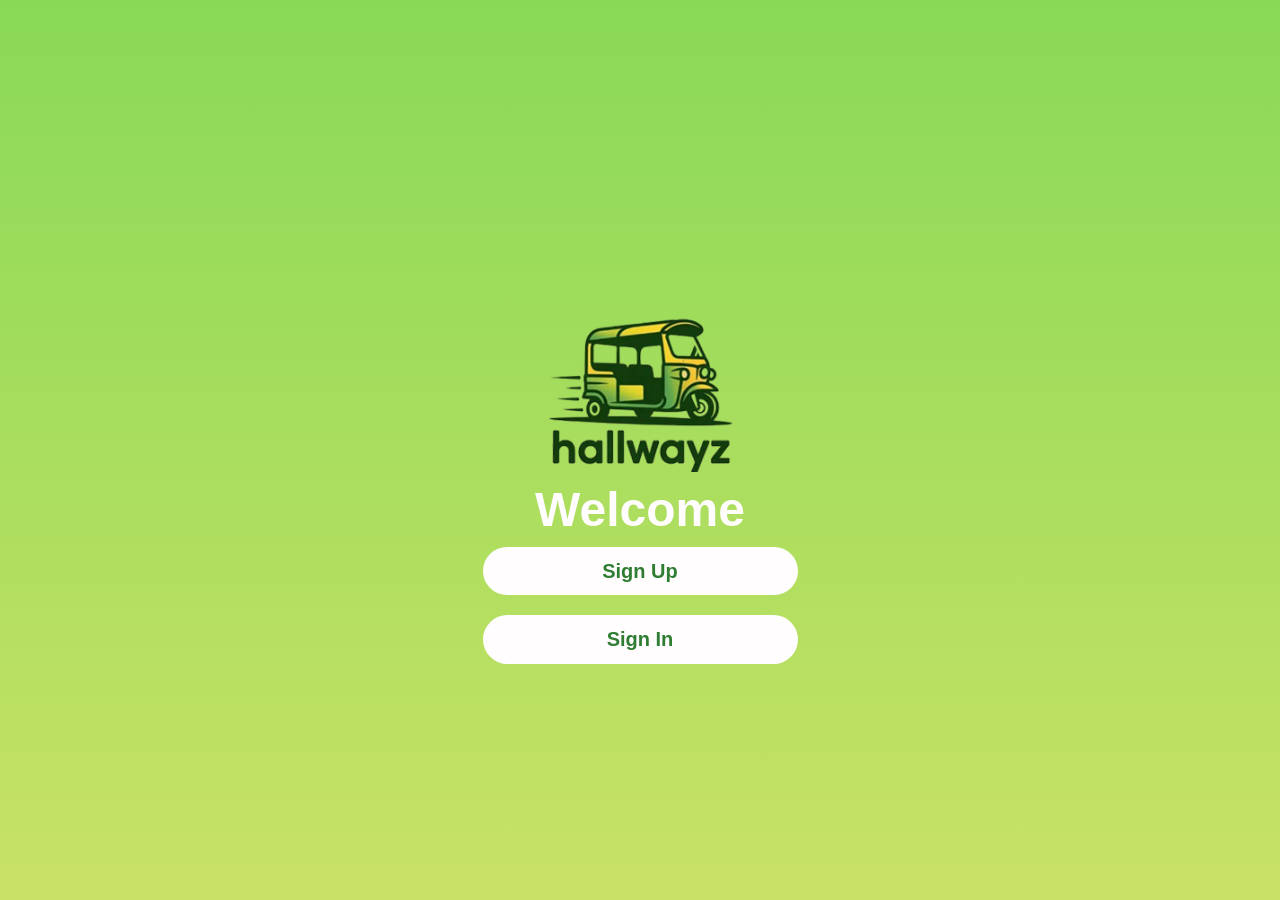
<file: index.html>
<!DOCTYPE html>
<html lang="en">
<head>
<meta charset="UTF-8">
<meta name="viewport" content="width=device-width, initial-scale=1.0">
<title>Hallwayz</title>

<link rel="stylesheet" href="style.css">
</head>

<body>

<header>
    <div class="wrapper">
        <div class="transpo-section">

            <div class="up">
                <img src="logo.png" class="logo">
            </div>

            <div class="main-container">
                <h1>Welcome</h1>

                <a href="signup.html" id="signUpBtn" class="btn btn-light">Sign Up</a> 
                <a href="signin.html" id="signInBtn" class="btn btn-dark">Sign In</a> 

            </div>

        </div>
    </div>
</header>

<script src="script.js"></script>
</body>
</html>
</file>
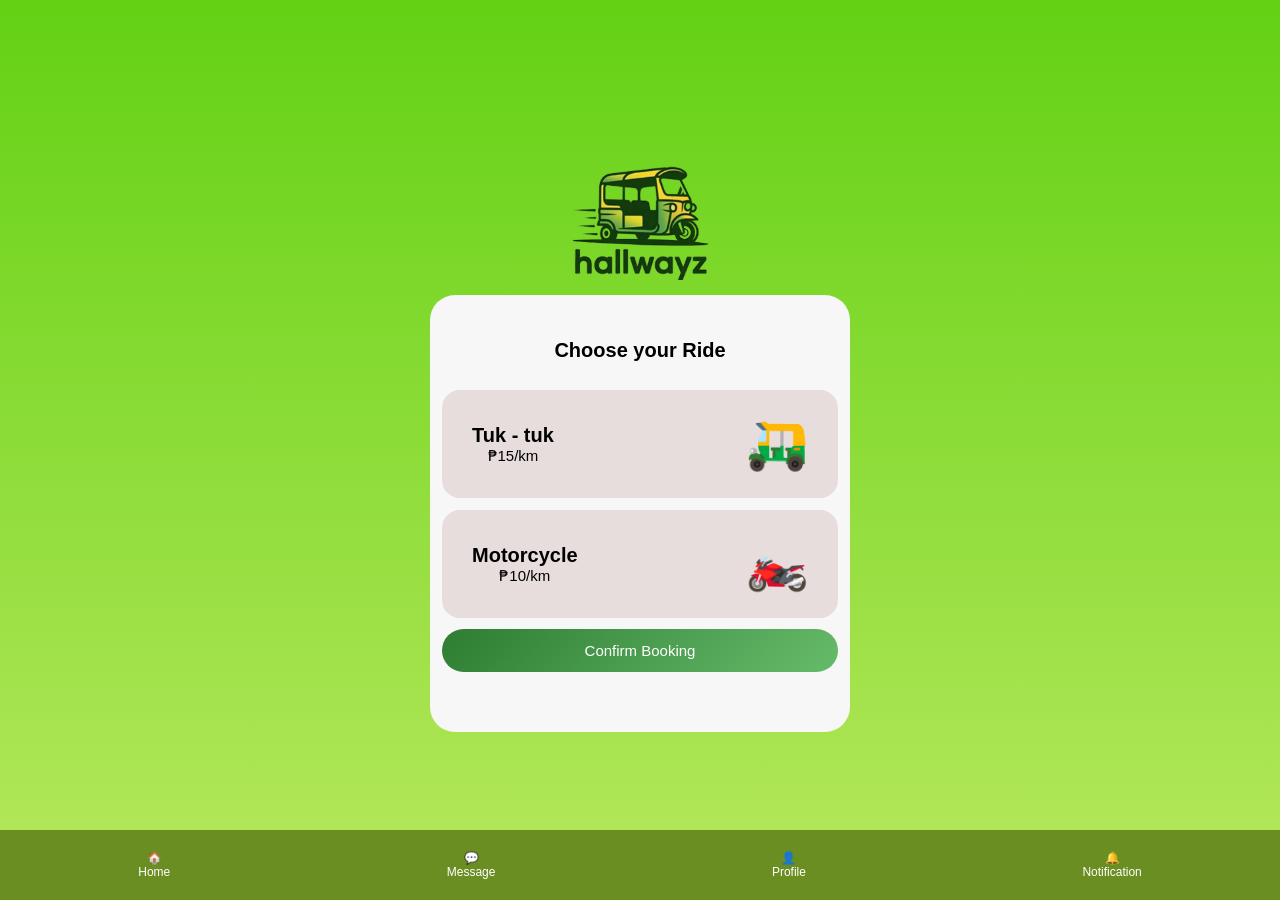
<file: booking.html>
<!DOCTYPE html>
<html lang="en">
<head>
<meta charset="UTF-8">
<meta name="viewport" content="width=device-width, initial-scale=1.0">
<title>Book Ride</title>
<link rel="stylesheet" href="style.css">

<!-- KEEP ONLY ONE SCRIPT LOAD -->
<script src="script.js"></script>
</head>

<body class="booking-page">

<!-- TOP GREEN AREA -->
<div class="booking-top">
  <img src="logo.png"
       class="booking-logo">
</div>

<!-- ================= BOOKING SECTION ================= -->
<div class="booking-container" id="bookingSection">
<br><br>
  <h2 class="choose-title">Choose your Ride</h2>

  <p id="destinationText" class="destination-text"></p><br>

  <!-- RIDE LIST -->
  <div class="ride-list">

    <!-- TUKTUK -->
    <div class="ride-card"
         id="tuktukCard"
         onclick="selectRide('Tuktuk', 15, 'tuktukCard')">

        <div class="ride-left">
          <h3>Tuk - tuk</h3>
          <p>₱15/km</p>
        </div>

        <div class="ride-right">
          🛺
        </div>
    </div>

    <!-- MOTOR -->
    <div class="ride-card"
         id="motorCard"
         onclick="selectRide('Motorcycle', 10, 'motorCard')">

        <div class="ride-left">
          <h3>Motorcycle</h3>
          <p>₱10/km</p>
        </div>

        <div class="ride-right">
          🏍️
        </div>
    </div>

  </div>

  <!-- ✅ FIXED BUTTON -->
  <button class="confirm-btn" onclick="confirmRide()">
    Confirm Booking
  </button>

</div>

<!-- ================= FARE SUMMARY ================= -->
<div class="booking-container" id="fareSummary" style="display:none;">
<br>
  <h2 class="choose-title">Ride Confirmed</h2>

  <div class="destination-text">
    <p><strong>From:</strong> <span id="fromText"></span></p>
    <p><strong>To:</strong> <span id="toText"></span></p>
    <p><strong>Distance:</strong> <span id="kmText"></span> km</p><br>
  </div>

  <div class="ride-list">
    <div class="ride-card selected">
      <div class="ride-left">
        <h3 id="rideText"></h3>
        <p>Total Fare</p>
      </div>

      <div class="ride-right">
        <h2 id="fareText">₱0</h2>
      </div>
    </div>
  </div>

<button class="done-btn" onclick="finishBooking()">
  Done
</button>
</div>

<!-- NAVIGATION -->
<div class="bottom-nav">
  <div class="nav-item" onclick="goTo('home')">🏠<p>Home</p></div>
  <div class="nav-item" onclick="goTo('message')">💬<p>Message</p></div>
  <div class="nav-item" onclick="goTo('profile')">👤<p>Profile</p></div>
  <div class="nav-item" onclick="goTo('notification')">🔔<p>Notification</p></div>
</div>

<script>
/* ================= LOAD ROUTE ================= */
const from = localStorage.getItem("fromLocation");
const to = localStorage.getItem("toLocation");
const km = localStorage.getItem("distanceKM") || 1;

if (document.getElementById("destinationText")) {
  document.getElementById("destinationText").innerHTML =
    `<strong>From:</strong> ${from}<br>
     <strong>To:</strong> ${to}<br>
     <strong>Distance:</strong> ${km} km`;
}

/* ================= RIDE SELECTION ================= */
let selectedRide = null;
let selectedPrice = 0;

function selectRide(type, rate, id) {

  document.querySelectorAll(".ride-card")
    .forEach(card => card.classList.remove("selected"));

  document.getElementById(id).classList.add("selected");

  selectedRide = type;
  selectedPrice = km * rate;
}

/* ================= FIXED CONFIRM ================= */
function confirmRide() {

  if (!selectedRide) {
    alert("Please select a ride.");
    return;
  }

  document.getElementById("fromText").innerText = from;
  document.getElementById("toText").innerText = to;
  document.getElementById("kmText").innerText = km;
  document.getElementById("rideText").innerText = selectedRide;
  document.getElementById("fareText").innerText = "₱" + selectedPrice;

  document.getElementById("bookingSection").style.display = "none";
  document.getElementById("fareSummary").style.display = "block";
}

</script>

</body>
</html>
</file>
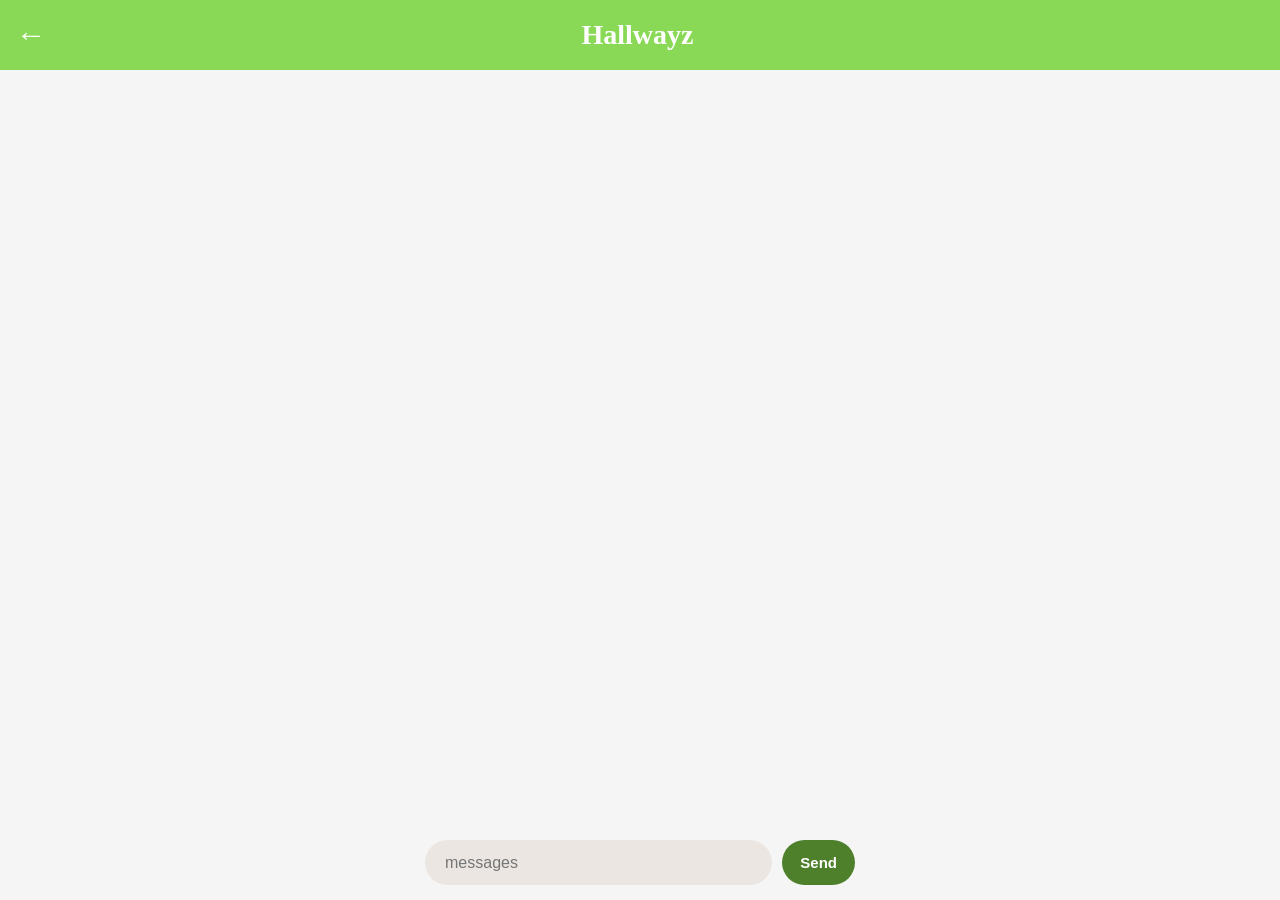
<file: chat.html>
<!DOCTYPE html>
<html lang="en">
<head>
  <meta charset="UTF-8">
  <meta name="viewport" content="width=device-width, initial-scale=1.0">
  <title>Chat</title>
  <link rel="stylesheet" href="style.css">
</head>

<body class="chat-page">

<!-- TOP -->
<div class="chat-header">

  <button class="chat-back-btn" onclick="goBack()">
    ←
  </button>

  <h2 id="chatName">Hallwayz</h2>

</div>

<!-- CHAT AREA -->
<div id="chatBox" class="chat-box"></div>

<!-- INPUT -->
<div class="chat-bottom">

  <input type="text"
         id="messageInput"
         placeholder="messages">

<button class="send-btn"
        onclick="sendChatMessage()">
  Send
</button>

</div>

<script src="script.js"></script>
</body>
</html>
</file>
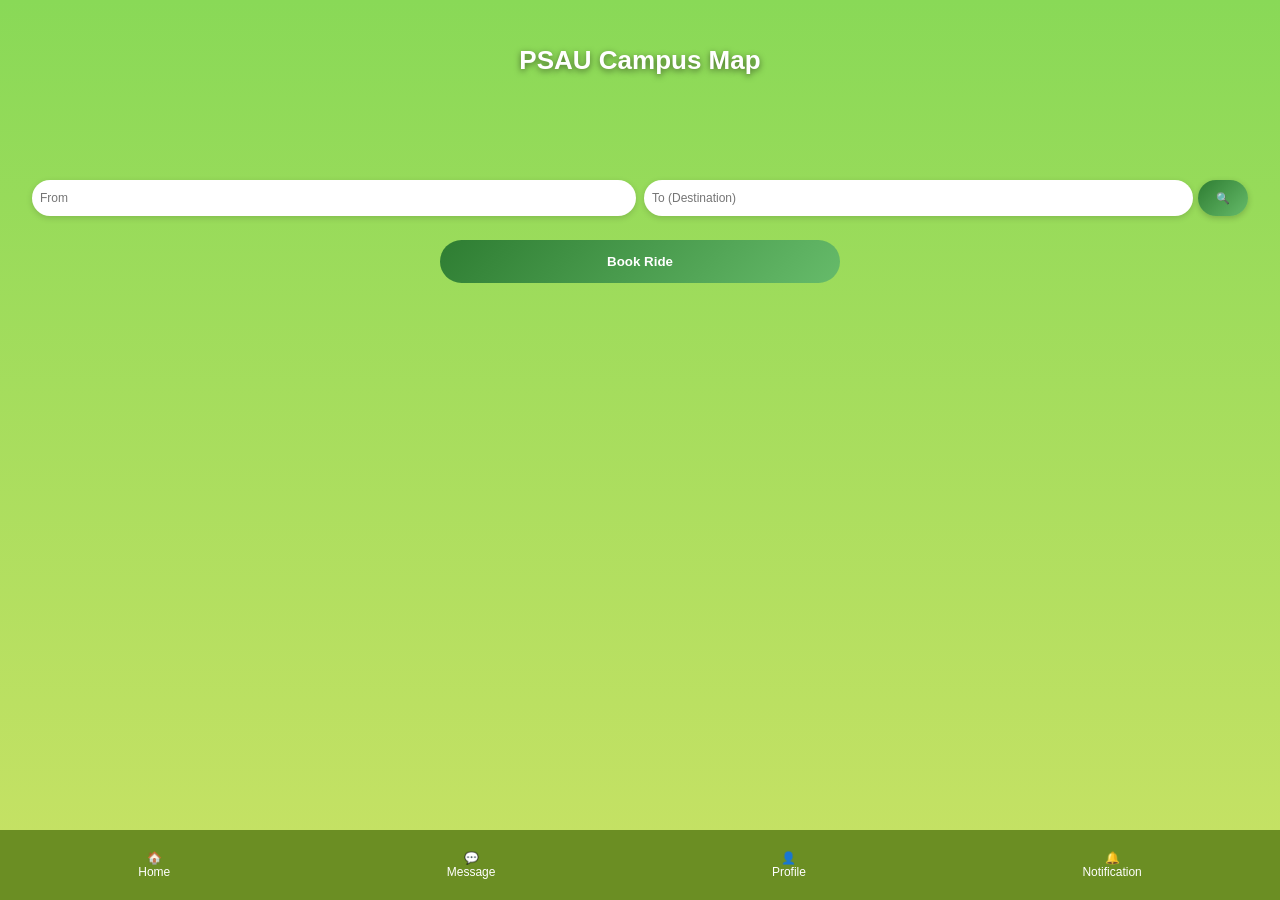
<file: map.html>
<!DOCTYPE html>
<html lang="en">
<head>
  <meta charset="UTF-8">
  <title>PSAU Campus Map</title>
  <meta name="viewport" content="width=device-width, initial-scale=1.0">
  <link rel="stylesheet" href="style.css">
</head>

<body>

  <div class="header">PSAU Campus Map</div>

  <!-- SEARCH -->
<div class="search-container">

  <!-- LEFT: FROM -->
  <div class="from-box">
    <input type="text" id="fromInput" placeholder="From">
  </div>

  <!-- MIDDLE: TO + BUTTON -->
  <div class="to-box">
    <input type="text" id="searchInput" placeholder="To (Destination)">
    
  <button class="route-btn" onclick="searchRoute()">
    🔍
  </button>

  </div>

</div>

<!-- BOOK BUTTON -->
<button class="book-btn" onclick="goToBooking()">Book Ride</button>

  <!-- MAP -->
  <div id="routeNotif" class="route-notif">
  Please enter both From and To locations first.
</div>

  <iframe
    src="https://www.google.com/maps/d/embed?mid=1Smr5SoQFt-Xq27O6535IdKbEZGzrz9w"
    width="100%"
    height="200">
  </iframe>

  <!-- NAV -->
  <div class="bottom-nav">
    <div class="nav-item" onclick="goTo('home')">🏠<p>Home</p></div>
    <div class="nav-item" onclick="goTo('message')">💬<p>Message</p></div>
    <div class="nav-item" onclick="goTo('profile')">👤<p>Profile</p></div>
    <div class="nav-item" onclick="goTo('notification')">🔔<p>Notification</p></div>
  </div>

  <script src="script.js"></script>

</body>
</html>
</file>
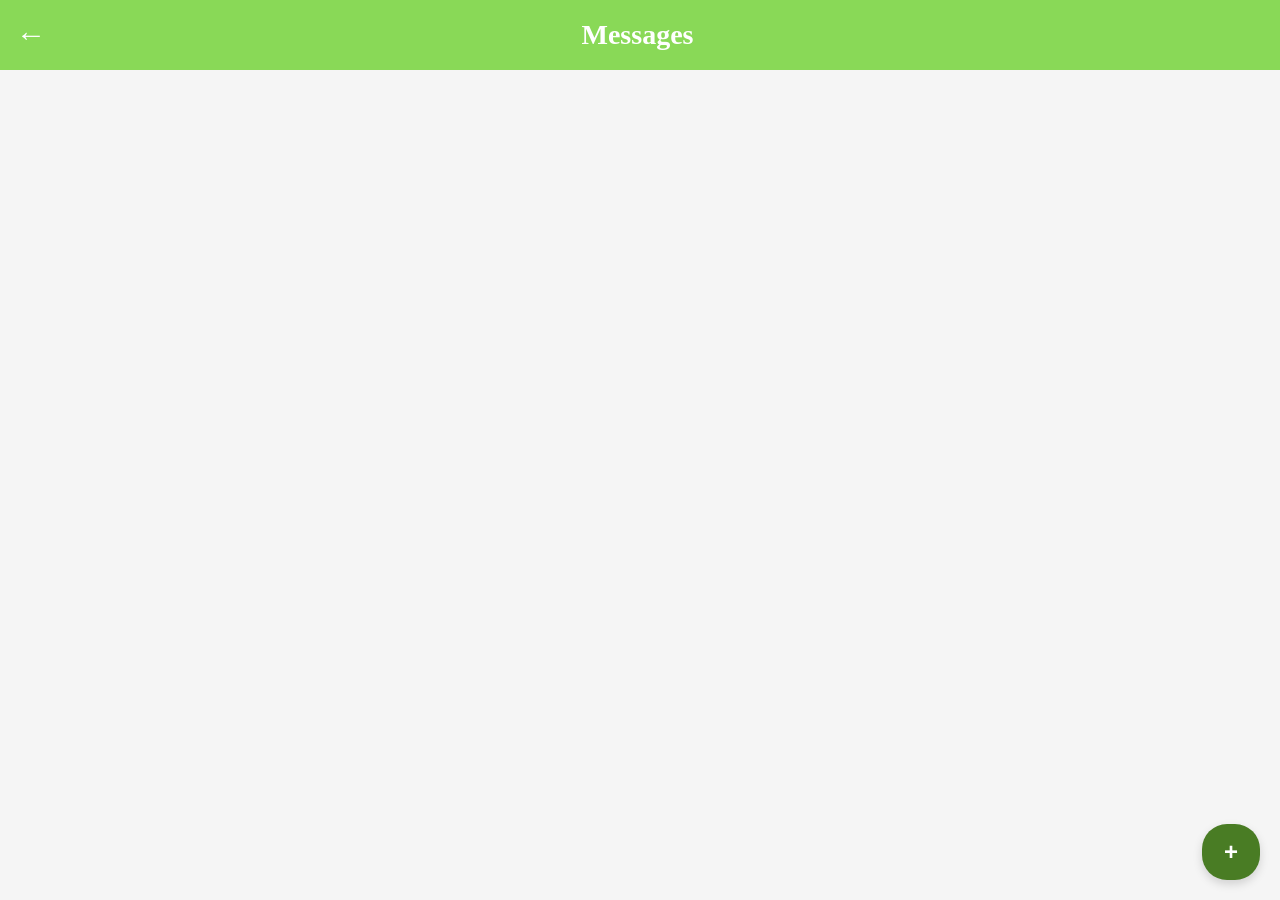
<file: message.html>
<!DOCTYPE html>
<html lang="en">
<head>
  <meta charset="UTF-8">
  <meta name="viewport" content="width=device-width, initial-scale=1.0">
  <title>Messages</title>
  <link rel="stylesheet" href="style.css">
</head>

<body class="messages-page">

<!-- TOP BAR -->
<div class="msg-header">

  <button class="msg-back-btn" onclick="goTo('home')">
    ←
  </button>

  <h2>Messages</h2>

</div>

<!-- MESSAGE LIST -->
<div class="sms-container" id="messageList"></div>

<button class="new-chat-btn" onclick="createConversation()">
  +
</button>

<script src="script.js"></script>
</body>
</html>
</file>
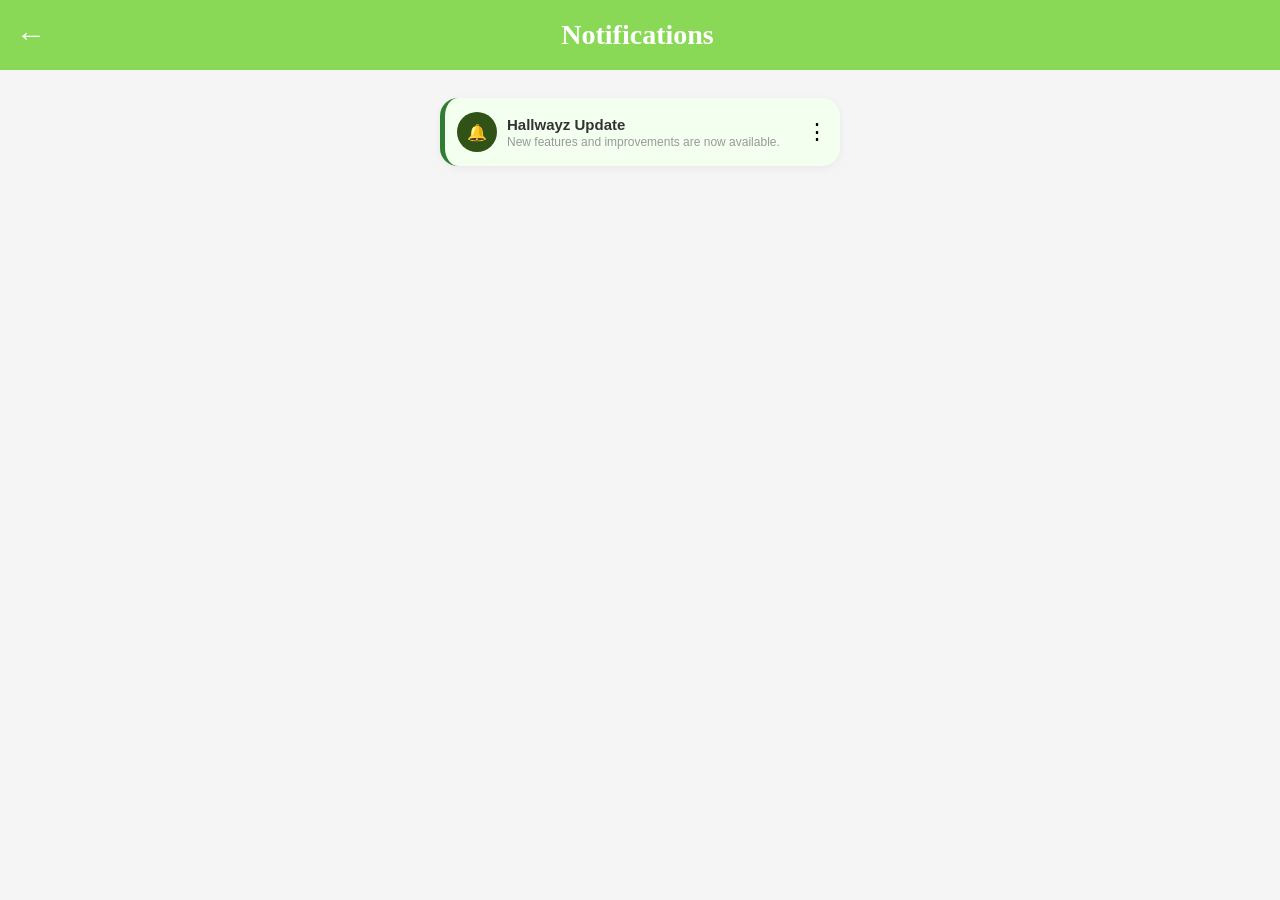
<file: notification.html>
<!DOCTYPE html>
<html lang="en">
<head>
<meta charset="UTF-8">
<meta name="viewport" content="width=device-width, initial-scale=1.0">
<title>Notifications</title>

<link rel="stylesheet" href="style.css">
</head>

<body class="notification-page">

<!-- HEADER -->
<div class="msg-header">
  <button class="msg-back-btn" onclick="goTo('home')">←</button>
  <h2>Notifications</h2>
</div>

<!-- NOTIFICATION LIST -->
<div class="sms-container" id="notifList">

<script src="script.js"></script>
<script>
document.addEventListener("DOMContentLoaded", loadNotifications);
</script>

</body>
</html>
</file>
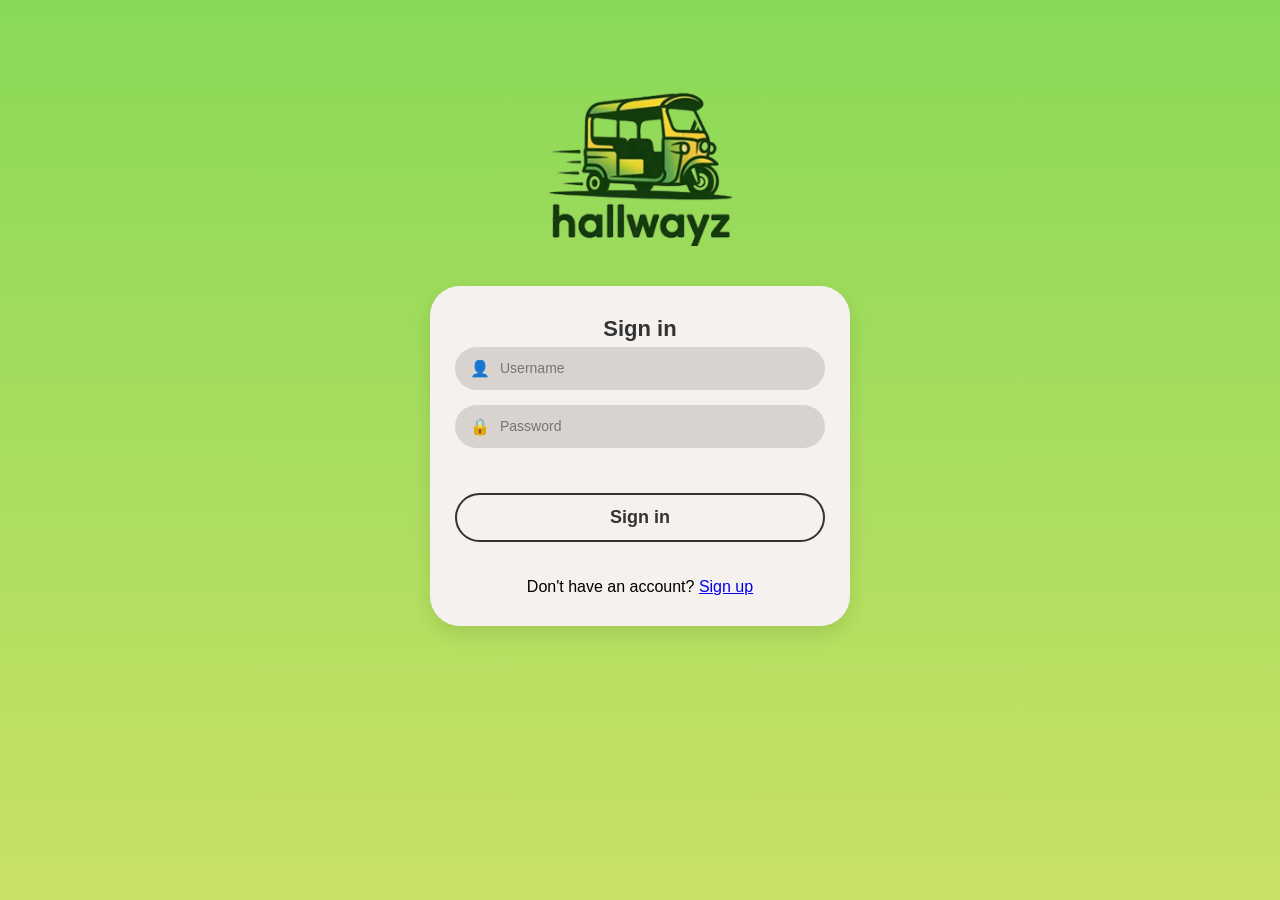
<file: signin.html>
<!-- signin.html -->
<!DOCTYPE html>
<html lang="en">
<head>
    <meta charset="UTF-8">
    <meta name="viewport" content="width=device-width, initial-scale=1.0">
    <title>Sign In - Hallwayz</title>
    <link rel="stylesheet" href="style.css">
</head>

<body class="form-page">

    <div class="up">    
        <img src="logo.png" 
        alt="Logo" class="logo">
    </div>

    <div class="form-card">

        <h2>Sign in</h2>

        <div class="input-group">
            <span class="icon">👤</span>
            <!-- ADDED id -->
            <input type="text" id="si_username" placeholder="Username">
        </div>

        <div class="input-group">
            <span class="icon">🔒</span>
            <!-- ADDED id -->
            <input type="password" id="si_password" placeholder="Password">
        </div>

        <button class="btn-submit" id="loginSubmit">Sign in</button>
        <br> <br> <br>
        <p class="subtext-center">
            Don't have an account? 
            <a href="signup.html">Sign up</a>
        </p>

    </div>

    <script src="script.js"></script>

</body>
</html>
</file>
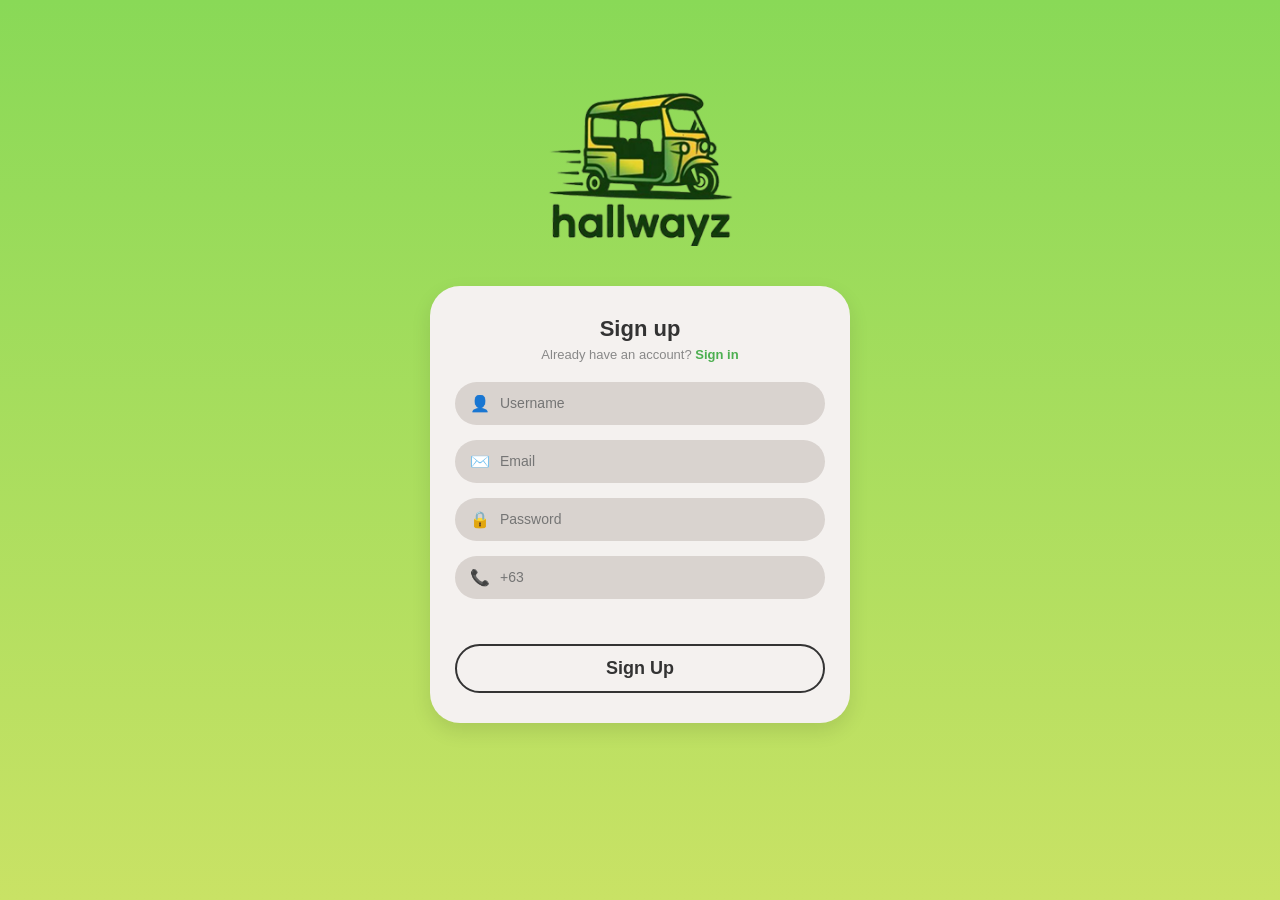
<file: signup.html>
<!DOCTYPE html>
<html lang="en">
<head>
    <meta charset="UTF-8">
    <meta name="viewport" content="width=device-width, initial-scale=1.0">
    <title>Sign Up - Hallwayz</title>
    <link rel="stylesheet" href="style.css">
</head>
<body class="form-page">
    <div class="up">    
        <img src="logo.png" alt="Logo" class="logo">
    </div>

    <div class="form-card">
        <h2>Sign up</h2>
        <p class="subtext">Already have an account? <a href="signin.html">Sign in</a></p>
        
        <div class="input-group">
            <span class="icon">👤</span>
            <!-- ADDED id -->
            <input type="text" id="su_username" placeholder="Username">
        </div>
        <div class="input-group">
            <span class="icon">✉️</span>
            <!-- ADDED id -->
            <input type="email" id="su_email" placeholder="Email">
        </div>
        <div class="input-group">
            <span class="icon">🔒</span>
            <!-- ADDED id -->
            <input type="password" id="su_password" placeholder="Password">
        </div>
        <div class="input-group">
            <span class="icon">📞</span>
            <input type="tel" id="su_phone" placeholder="+63">
        </div>

        <button class="btn-submit" id="signupSubmit">Sign Up</button> 

    </div>

    <!-- ADDED -->
    <script src="script.js"></script>

</body>
</html>
</file>
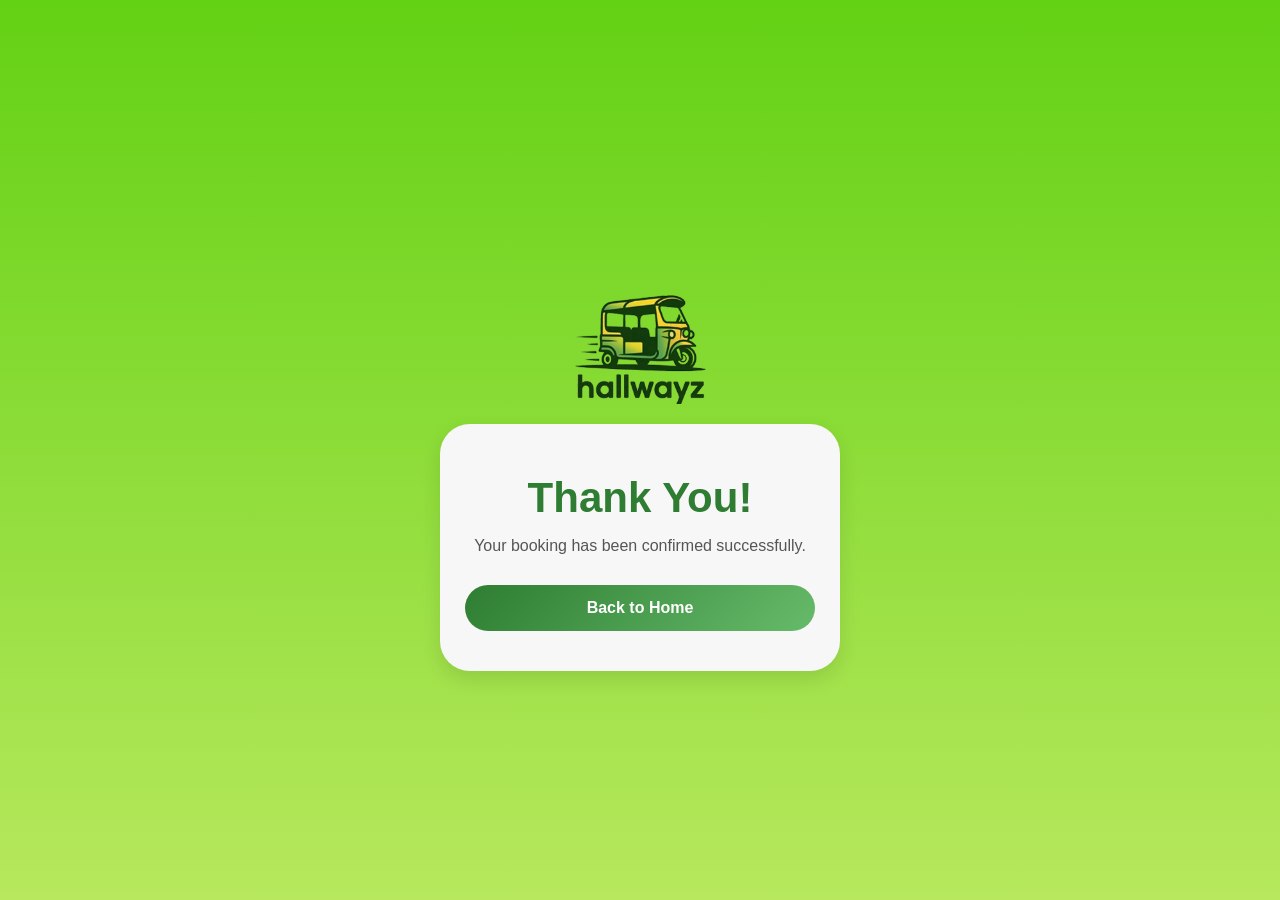
<file: thankyou.html>
<!DOCTYPE html>
<html lang="en">
<head>
<meta charset="UTF-8">
<meta name="viewport" content="width=device-width, initial-scale=1.0">
<title>Thank You</title>

<link rel="stylesheet" href="style.css">
<script src="script.js"></script>
</head>

<body class="thankyou-page">

    <!-- LOGO -->
    <img 
      src="logo.png"
      class="thankyou-logo"
    >

    <!-- THANK YOU CARD -->
    <div class="thankyou-card">

        <h1 class="thankyou-title">Thank You!</h1>

        <p class="thankyou-text">
            Your booking has been confirmed successfully.
        </p>

    <button class="home-btn" onclick="window.location.href='map.html'">
        Back to Home
    </button>
    </div>

</body>
</html>
</file>
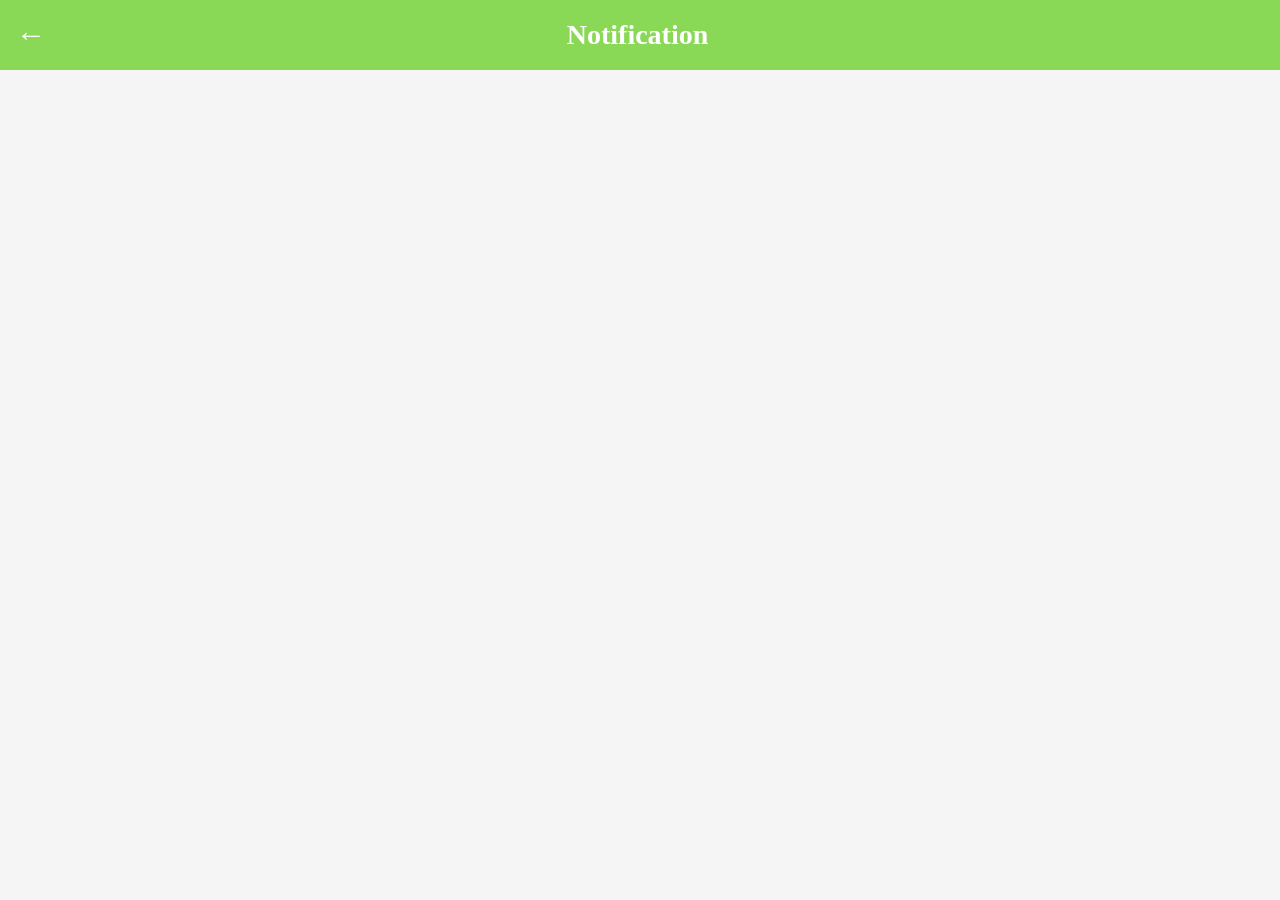
<file: viewnotification.html>
<!DOCTYPE html>
<html lang="en">
<head>
<meta charset="UTF-8">
<meta name="viewport" content="width=device-width, initial-scale=1.0">
<title>Notification</title>

<link rel="stylesheet" href="style.css">
<script src="script.js"></script>
</head>

<body class="chat-page">

<!-- HEADER -->
<div class="chat-header">

  <button class="chat-back-btn"
    onclick="window.location.href='notification.html'">
    ←
  </button>

  <h2>Notification</h2>

</div>

<!-- CONTENT -->
<div class="chat-box" id="notificationView">

</div>

<script>
document.addEventListener(
  "DOMContentLoaded",
  loadNotificationView
);
</script>

</body>
</html>
</file>
<file: style.css>
/* ================= ROOT VARIABLES ================= */
:root {
  --white-color: #FFFDFD;
  --green-color: #2e7d32;
  --green-dark: #1b5e20;
  --bg-top: #89D957;
  --bg-bottom: #C9E265;
}

/* ================= RESET ================= */
* {
  box-sizing: border-box;
  margin: 0;
  padding: 0;
}

/* ================= BODY ================= */
body {
  font-family: 'Inter', Arial, sans-serif;
  background: linear-gradient(180deg, var(--bg-top), var(--bg-bottom));
  min-height: 100vh;
  display: flex;
  flex-direction: column;
  align-items: center;
  justify-content: center;
  text-align: center;
}

/* ================= HEADER ================= */
/* DEFAULT HEADER (other pages) */
.header {
  background: transparent;
  color: white;
  padding: 20px 0;
  text-align: center;
  font-size: 28px;
  font-weight: bold;
  text-shadow: 0 2px 6px rgba(0,0,0,0.5);
}

/* MAP PAGE HEADER ONLY */
.map-page .header {
  width: fit-content;
  margin: 10px auto 0 auto;
  padding: 8px 18px;
  border-radius: 20px;
  background: rgba(46, 125, 50, 0.85);
  font-size: 24px;
  box-shadow: 0 2px 8px rgba(0,0,0,0.2);
}

/* ================= LOGO ================= */
.logo {
  width: 350px;
  margin-bottom: 10px;
  height: auto;
  display: block;
}

/* ================= BUTTONS ================= */
.btn {
  padding: 0.8rem 2rem;
  border: none;
  border-radius: 50px;
  font-size: 20px;
  font-weight: 600;
  cursor: pointer;
  transition: 0.3s ease;
  width: 90%;
  max-width: 450px;
  margin: 10px 0;
  display: inline-block;
  text-decoration: none;
}

.btn-light,
.btn-dark {
  background-color: var(--white-color);
  color: var(--green-color);
}

.btn:hover {
  transform: translateY(-2px);
  box-shadow: 0 5px 15px rgba(0,0,0,0.1);
}

h1 {
  color: var(--white-color);
  font-size: 3rem;
  margin-top: 10px;
}

.btn:active {
  background-color: var(--green-color);
  color: white;
  transform: scale(0.98);
}

/* ================= FORM ================= */
.form-card {
  background: #f4f1ef;
  padding: 30px 25px;
  border-radius: 30px;
  width: 90%;
  max-width: 420px;
  margin: auto;
  margin-top: 30px;

  box-shadow: 0 8px 20px rgba(0,0,0,0.1);
}

.form-card h2 {
  color: #333;
  margin-bottom: 5px;
}

.subtext {
  font-size: 12px;
  color: #888;
  margin-bottom: 20px;
}

.input-group {
  display: flex;
  align-items: center;
  background: #d9d3cf;
  border-radius: 30px;
  padding: 12px 15px;
  margin-bottom: 15px;
}

.input-group input {
  border: none;
  outline: none;
  background: transparent;
  width: 100%;
  font-size: 14px;
}

.btn-submit {
  width: 100%;
  padding: 14px;
  border-radius: 30px;
  border: none;
  margin-top: 20px;
  background: #d6cfc9;
  color: #2e2e2e;
  font-size: 18px;
  font-weight: bold;
  cursor: pointer;
}

/* ================= SEARCH BAR ================= */
.search-bar {
  position: absolute;
  top: 70px;
  left: 50%;
  transform: translateX(-50%);
  z-index: 1000;
  display: flex;
  align-items: center;
}


.search-bar input {
  padding: 12px 15px;
  width: 100%; /* ensures equal width */
  border: none;
  outline: none;
  border-radius: 25px;
  background: #ffffff;
  font-size: 16px;

  box-sizing: border-box; /* important fix */
}

.search-bar button {
  padding: 12px 18px;
  border: none;
  background: var(--green-color);
  color: white;
  font-weight: bold;
  cursor: pointer;
  border-radius: 0 25px 25px 0;
  transition: 0.3s;
}

.search-bar button:hover {
  background: var(--green-dark);
}

/* ================= MAP ================= */
iframe {
  width: 100%;
  height: calc(100vh - 100px);
  border: none;
}

/* ================= MAP CONTROLS ================= */
.map-controls {
  position: absolute;
  top: 120px;
  left: 50%;
  transform: translateX(-50%);
  z-index: 1000;
  display: flex;
  gap: 10px;
}

.map-controls button {
  padding: 8px 15px;
  border: none;
  border-radius: 20px;
  background: white;
  color: var(--green-color);
  font-weight: bold;
  cursor: pointer;
  box-shadow: 0 2px 5px rgba(0,0,0,0.2);
  transition: 0.3s;
}

.map-controls button:hover {
  background: var(--green-color);
  color: white;
}

/* ================= BOTTOM NAV ================= */
.bottom-nav {
  position: fixed;
  bottom: 0;
  width: 100%;
  height: 70px;
  background: #6b8e23;
  display: flex;
  justify-content: space-around;
  align-items: center;
  z-index: 1000;
}

.nav-item {
  text-align: center;
  color: white;
  font-size: 12px;
  cursor: pointer;
}

.nav-item .icon {
  display: block;
  font-size: 22px;
  margin-bottom: 3px;
}

.nav-item:hover {
  opacity: 0.8;
}

/* ================= SUBMIT BUTTON INTERACTION ================= */
.btn-submit {
  background: transparent;
  color: #333;
  border: 2px solid #333;
  margin-top: 30px;
  padding: 12px;
  border-radius: 25px;
  cursor: pointer;
  transition: all 0.3s ease;
}

/* HOVER EFFECT */
.btn-submit:hover {
  background: #e8f5e9;
  border-color: var(--green-color);
  color: var(--green-color);
}

/* CLICK EFFECT */
.btn-submit:active {
  background: var(--green-color);
  color: white;
  transform: scale(0.97);
}

/* JS TRIGGERED CLASS */
.btn-submit.clicked {
  background: var(--green-color);
  color: white;
  border-color: var(--green-color);
}

/* BOOK BUTTON */
.book-btn {
  position: absolute;
  top: 130px;
  left: 50%;
  transform: translateX(-50%);
  padding: 12px 25px;
  border: none;
  border-radius: 25px;
  background: #2e7d32;
  color: white;
  font-weight: bold;
  cursor: pointer;
  z-index: 1000;
  transition: 0.3s;
}

.book-btn:hover {
  background: #1b5e20;
}

/* RIDE OPTIONS */
.ride-option {
  background: #f1f1f1;
  padding: 15px;
  margin: 10px 0;
  border-radius: 15px;
  cursor: pointer;
  transition: 0.3s;
}

.ride-option:hover {
  background: #c8e6c9;
}

.search-bar.vertical {
  flex-direction: column;
  gap: 8px;
}

.search-bar.vertical input {
  width: 260px;
  border-radius: 25px;
}

.search-bar.vertical button {
  width: 100%;
  border-radius: 25px;
}

/* ================= BOOK BUTTON ================= */
.book-btn {
  position: absolute;
  top: 190px;
  left: 50%;
  transform: translateX(-50%);
  width: 90%;
  max-width: 350px;
  padding: 14px;
  border-radius: 30px;
  border: none;
  background: linear-gradient(135deg, #2e7d32, #66bb6a);
  color: white;
  font-weight: bold;
  cursor: pointer;
  z-index: 1000;
}

/* ================= UPDATED SEARCH LAYOUT ================= */
.search-bar {
  flex-direction: column;
  gap: 10px;
}

/* ================= SEARCH LAYOUT ================= */
.search-container {
  position: absolute;
  top: 180px;
  left: 50%;
  transform: translateX(-50%);
  display: flex;
  align-items: center;
  justify-content: center;
  gap: 8px;              
  width: 95%;           
  z-index: 1000;
}

.from-box input,
.to-box input {
  height: 36px;
  padding: 0 8px;
  border-radius: 20px;
  border: none;
  outline: none;
  background: #fff;
  box-shadow: 0 2px 6px rgba(0,0,0,0.15);
  font-size: 12px;
  width:100%;
}

/* TO (CENTER GROUP) */
.to-box {
  display: flex;
  gap: 5px;
  width: 40%;
}

.to-box input {
  flex: 1; /* makes input same size as FROM */
}

/* SEARCH ROUTE BUTTON */
.route-btn {
  height:36px;
  padding: 0;
  border: none;
  border-radius: 20px;
  background: linear-gradient(135deg, #2e7d32, #66bb6a);
  color: white;
  font-weight: bold;
  font-size: 11px;
  cursor: pointer;
  white-space: nowrap;
  box-shadow: 0 2px 6px rgba(0,0,0,0.2);
}

.from-box,
.to-box {
  width: 50%;   /* equal size for inputs */
}

.route-btn {
  width: 50px;  /* keep button smaller */
}

@media (max-width: 480px) {
  .search-container {
    max-width: 100%;
    gap: 4px;
  }

  .from-box {
    width: 30%;
  }

  .to-box {
    width: 45%;
  }

  .route-btn {
    width: 25%;
    font-size: 10px;
  }
}

/* BOOK BUTTON (UNDER) */
.book-btn {
  position: absolute;
  top: 240px;
  left: 50%;
  transform: translateX(-50%);
  width: 90%;
  max-width: 400px;
  padding: 14px;
  border-radius: 30px;
  border: none;
  background: linear-gradient(135deg, #2e7d32, #66bb6a);
  color: white;
  font-weight: bold;
  cursor: pointer;
}

.icon {
  margin-right: 10px;
  font-size: 16px;
}

.form-card h2 {
  font-size: 22px;
  margin-bottom: 5px;
}

.subtext {
  font-size: 13px;
  margin-bottom: 20px;
}

.subtext a {
  color: #4caf50;
  text-decoration: none;
  font-weight: bold;
}

.route-notif {
  position: absolute;
  top: 140px;
  left: 50%;
  transform: translateX(-50%);
  background: #ffebee;
  color: #c62828;
  padding: 10px 18px;
  border-radius: 25px;
  font-size: 14px;
  font-weight: 500;
  opacity: 0;
  pointer-events: none;
  transition: 0.3s ease;
  z-index: 2000;
}

/* SHOW STATE */
.route-notif.show {
  opacity: 1;
}

.book-btn {
  opacity: 1 !important;
  pointer-events: auto !important;
}

/* ================= BOOKING PAGE ================= */

.booking-page {
  min-height: 100vh;   /* FIX */
  overflow-y: auto;    /* allow scroll if needed */
  background: linear-gradient(180deg, #63d114, #b7e85d);
  display: flex;
  flex-direction: column;
  align-items: center;
}

.booking-logo {
  width: 260px;
  margin-top: 0px;  /* ⬅️ pushes logo higher */
}

/* WHITE CARD */
.booking-container {
  background: #f7f7f7;
  width: 90%;
  max-width: 420px;
  border-radius: 25px;
  margin-top: 5px;
  padding: 8px 12px;
  height: auto;          /* FIX: allow natural growth */ 
  max-height: 75vh;      /* keeps it within screen */
  display: flex;
  flex-direction: column;
  position: relative;   /* ⬅️ important */
  padding-bottom: 60px;  /* ⬅️ space for button */
}

.booking-top {
  width: 100%;
  margin-top: -70px;   /* move logo higher */
  margin-bottom: 10px; /* ⬅️ adds space from white card */
  display: flex;
  justify-content: center;
  align-items: center;
}

/* TITLE */
.choose-title {
  font-size: 20px;
  margin-bottom: 4px;
}

.destination-text {
  font-size: 13px;
  margin-bottom: 6px;
  color: #444;
}

/* RIDE LIST */
.ride-list {
  flex: 1;
  display: flex;
  flex-direction: column;
  gap: 6px;
}

/* RIDE CARD */
.ride-card {
  width: 100%;
  min-height: 50px;
  background: #e8dddd;
  border-radius: 18px;
  margin-bottom: 6px;
  display: flex;
  justify-content: space-between;
  align-items: center;
  padding: 25px 30px;
  cursor: pointer;
  transition: 0.3s ease;
}

.ride-card:hover {
  transform: translateY(-3px);
}

.ride-card.selected {
  background: linear-gradient(135deg, #2e7d32, #66bb6a);
  color: white;
}

.ride-left h3 {
  font-size: 20px;
}

.ride-left p {
  font-size: 15px;
}

.ride-right {
  font-size: 50px;
}

.ride-right h2 {
  font-size: 25px;   /* ⬅️ smaller (adjust if needed) */
  font-weight: bold;
}

/* CONFIRM BUTTON (FIXED) */
.confirm-btn {
  width: 100%;
  padding: 13px;
  font-size: 15px;
  background: linear-gradient(135deg, #2e7d32, #66bb6a);
  color: white;
  border: none;
  border-radius: 35px;
  margin-top: 5px;
}

.done-btn {
  position: absolute;
  bottom: 15px;   /* distance from bottom */
  right: 15px;    /* distance from right */
  padding: 10px 20px;
  border: none;
  border-radius: 35px;
  background: #ccc;
  color: #333;
  font-weight: bold;
  cursor: pointer;
  transition: 0.3s ease;
}

/* CLICK EFFECT */
.done-btn.active {
  background-color: var(--green-color);
  color: white;
  transform: scale(0.98);
}

/* CHAT */
.chat-container {
  width: 100%;
  max-width: 420px;
  height: 80vh;
  display: flex;
  flex-direction: column;
}

.chat-box {
  flex: 1;
  overflow-y: auto;
  padding: 10px;
}

.msg {
  padding: 10px;
  margin: 5px;
  border-radius: 15px;
  max-width: 70%;
}

.sent {
  background: #8bc34a;
  align-self: flex-end;
}

.chat-input {
  display: flex;
  gap: 5px;
}

.chat-input input {
  flex: 1;
  padding: 10px;
  border-radius: 20px;
  border: none;
}

.chat-input button {
  padding: 10px;
  border-radius: 50%;
}

/* PROFILE INPUTS */
.profile-card input {
  width: 100%;
  margin: 8px 0;
  padding: 12px;
  border-radius: 20px;
  border: none;
}

.profile-card button {
  width: 100%;
  padding: 12px;
  border-radius: 20px;
  background: green;
  color: white;
}

.header {
  width: 100%;
  text-align: center;
  font-size: 26px;
  font-weight: bold;
  margin-top: 20px;
}

/* ================= SMS CLEAN UI ================= */

.sms-container {
  padding: 15px;
  max-width: 500px;
  margin: auto;
}

/* CHAT LIST ITEM */
.sms-item {
  background: #fff;
  padding: 15px;
  border-radius: 18px;
  margin-bottom: 10px;
  box-shadow: 0 2px 8px rgba(0,0,0,0.08);
  cursor: pointer;
}

.sms-item:hover {
  transform: scale(1.01);
}

.sms-top {
  display: flex;
  justify-content: space-between;
}

.sms-name {
  font-weight: bold;
}

.sms-preview {
  font-size: 13px;
  color: gray;
  margin-top: 5px;
}

/* FLOATING BUTTON (NEW MESSAGE) */
.fab-btn {
  position: fixed;
  bottom: 85px;
  right: 20px;
  width: 55px;
  height: 55px;
  border-radius: 50%;
  border: none;
  background: #2e7d32;
  color: white;
  font-size: 28px;
  cursor: pointer;
  box-shadow: 0 4px 10px rgba(0,0,0,0.2);
}

/* CHAT HEADER */
.chat-top-bar {
  display: flex;
  align-items: center;
  background: #2e7d32;
  color: white;
  padding: 15px;
  font-weight: bold;
  font-size: 18px;
}

/* BACK BUTTON */
.back-btn {
  margin-right: 10px;
  border: none;
  background: transparent;
  color: white;
  font-size: 22px;
  cursor: pointer;
}

/* CHAT BUBBLES */
.msg {
  padding: 10px 14px;
  margin: 6px 10px;
  border-radius: 18px;
  max-width: 70%;
}

.sent {
  background: #66bb6a;
  color: white;
  align-self: flex-end;
}

.received {
  background: #e0e0e0;
  align-self: flex-start;
}

/* INPUT */
.chat-input-area {
  position: fixed;
  bottom: 0;
  width: 100%;
  max-width: 500px;
  display: flex;
  gap: 10px;
  padding: 10px;
  background: white;
}

.chat-input-area input {
  flex: 1;
  padding: 12px;
  border-radius: 25px;
  border: 1px solid #ccc;
}

.chat-input-area button {
  width: 45px;
  border-radius: 50%;
  border: none;
  background: #2e7d32;
  color: white;
}

/* ================= SMS CLEAN UI ================= */

.sms-container {
  padding: 15px;
  max-width: 500px;
  margin: auto;
}

/* CHAT LIST ITEM */
.sms-item {
  background: #fff;
  padding: 15px;
  border-radius: 18px;
  margin-bottom: 10px;
  box-shadow: 0 2px 8px rgba(0,0,0,0.08);
  cursor: pointer;
}

.sms-item:hover {
  transform: scale(1.01);
}

.sms-top {
  display: flex;
  justify-content: space-between;
}

.sms-name {
  font-weight: bold;
}

.sms-preview {
  font-size: 13px;
  color: gray;
  margin-top: 5px;
}

/* FLOATING BUTTON (NEW MESSAGE) */
.fab-btn {
  position: fixed;
  bottom: 85px;
  right: 20px;
  width: 55px;
  height: 55px;
  border-radius: 50%;
  border: none;
  background: #2e7d32;
  color: white;
  font-size: 28px;
  cursor: pointer;
  box-shadow: 0 4px 10px rgba(0,0,0,0.2);
}

/* CHAT HEADER */
.chat-top-bar {
  display: flex;
  align-items: center;
  background: #2e7d32;
  color: white;
  padding: 15px;
  font-weight: bold;
  font-size: 18px;
}

/* BACK BUTTON */
.back-btn {
  margin-right: 10px;
  border: none;
  background: transparent;
  color: white;
  font-size: 22px;
  cursor: pointer;
}

/* CHAT BUBBLES */
.msg {
  padding: 10px 14px;
  margin: 6px 10px;
  border-radius: 18px;
  max-width: 70%;
}

.sent {
  background: #66bb6a;
  color: white;
  align-self: flex-end;
}

.received {
  background: #e0e0e0;
  align-self: flex-start;
}

/* INPUT */
.chat-input-area {
  position: fixed;
  bottom: 0;
  width: 100%;
  max-width: 500px;
  display: flex;
  gap: 10px;
  padding: 10px;
  background: white;
}

.chat-input-area input {
  flex: 1;
  padding: 12px;
  border-radius: 25px;
  border: 1px solid #ccc;
}

.chat-input-area button {
  width: 45px;
  border-radius: 50%;
  border: none;
  background: #2e7d32;
  color: white;
}

/* ================= MESSAGES DESIGN ================= */

.messages-page,
.chat-page {
  background: #f5f5f5;
  display: flex;
  flex-direction: column;
  justify-content: flex-start;
  align-items: center;
}

/* TOP HEADER */
.msg-header,
.chat-header,
.notification-header {
  width: 100%;
  height: 70px;
  background: #89D957;
  display: flex;
  align-items: center;
  padding: 0 16px;
  position: sticky;
  top: 0;
  z-index: 1000;
}

.msg-header h2,
.chat-header h2 {
  flex: 1;
  text-align: center;
  font-size: 28px;
  font-family: serif;
  color: white;
  margin-right: 35px;
}


/* BACK BUTTON */
.msg-back-btn,
.chat-back-btn {
  border: none;
  background: transparent;
  font-size: 30px;
  color: white;
  cursor: pointer;
}

/* MESSAGE LIST CONTAINER */
.sms-container {
  width: 100%;
  max-width: 430px;
  padding: 20px 15px 100px;
  margin-top: 8px;
}

/* CHAT ITEM */
.sms-item {
  background: #ffffff;
  padding: 14px 12px;
  margin-bottom: 10px;
  display: flex;
  justify-content: space-between;
  text-align: left;
  border-radius: 18px;
  box-shadow: 0 2px 8px rgba(0,0,0,0.05);
  cursor: pointer;
  transition: 0.2s ease;
}

.sms-item * {
  text-align: left;
}


/* HOVER EFFECT */
.sms-item:hover {
  transform: scale(1.01);
}

/* LEFT SIDE */
.sms-left {
  display: flex;
  align-items: center;
  gap: 10px;
}

/* AVATAR */
.sms-avatar {
  width: 40px;
  height: 40px;
  border-radius: 50%;
  background: #305217;
  color: white;
  display: flex;
  justify-content: center;
  align-items: center;
  font-weight: bold;
}

/* NAME */
.sms-name {
  font-size: 15px;
  font-weight: bold;
  color: #333;
}

/* PREVIEW */
.sms-preview {
  font-size: 12px;
  color: #999;
  margin-top: 2px;
}

/* DELETE BTN */
.delete-btn {
  border: none;
  background: transparent;
  font-size: 22px;
  cursor: pointer;
}

/* ================= CHAT PAGE ================= */

.chat-box {
  width: 100%;
  max-width: 430px;
  flex: 1;
  padding: 20px 15px 100px;
  overflow-y: auto;
  display: flex;
  flex-direction: column;
}

/* BUBBLES */
.msg {
  max-width: 65%;
  padding: 12px 18px;
  margin: 8px 0;
  border-radius: 18px;
  font-size: 16px;
  position: relative;
}

/* SENT */
.sent {
  align-self: flex-end;
  background: #6fa14a;
  color: rgb(255, 255, 255);
}

/* RECEIVED */
.received {
  align-self: flex-start;
  background: #beec9d;
  color: black;
}

/* INPUT AREA */
.chat-bottom {
  position: fixed;
  bottom: 15px;
  width: 90%;
  max-width: 430px;
  display: flex;
  align-items: center;
  gap: 10px;
}

/* INPUT */
.chat-bottom input {
  flex: 1;
  height: 45px;
  border: none;
  border-radius: 25px;
  padding: 0 20px;
  background: #ebe6e2;
  outline: none;
  font-size: 16px;
}

/* CREATE MESSAGE BUTTON */
.new-chat-btn {
  position: fixed;
  bottom: 20px;
  right: 20px;
  border: none;
  border-radius: 25px;
  padding: 14px 22px;
  background: #497c24;
  color: white;
  font-size: 24px;
  font-weight: bold;
  cursor: pointer;
  box-shadow: 0 4px 10px rgba(0,0,0,0.15);
}

/* SEND BUTTON */
.send-btn {
  height: 45px;
  padding: 0 18px;
  border: none;
  border-radius: 25px;
  background: #4e802b;
  color: white;
  font-weight: bold;
  font-size: 15px;
  cursor: pointer;
}
/* ================= PROFILE PAGE ================= */
.profile-page {
  justify-content: flex-start;
  padding-top: 20px;
}

/* TOP BAR */
.profile-top {
  width: 90%;
  max-width: 420px;
  display: flex;
  align-items: center;
  justify-content: space-between;
  margin-bottom: 20px;
}

.profile-top h2 {
  color: white;
  font-size: 28px;
}

/* BACK BUTTON */
/* BACK BUTTON */
.back-btn-profile {
  border: none;
  background: transparent;
  color: white;
  font-size: 20px;
  font-weight: bold;
  cursor: pointer;
  transition: 0.3s ease;
}

.back-btn-profile:hover {
  opacity: 0.8;
}

/* EDIT BUTTON */
.edit-btn {
  padding: 10px 18px;
  border: none;
  border-radius: 20px;
  background: white;
  color: #2e7d32;
  font-weight: bold;
  cursor: pointer;
  transition: 0.3s ease;
}

.edit-btn:hover {
  transform: scale(1.05);
}

/* PROFILE CARD */
.profile-card {
  width: 85%;
  max-width: 420px;
  background: #f7f7f7;
  border-radius: 30px;
  padding: 30px 20px 25px;
  margin-top: 50px;
  display: flex;
  flex-direction: column;
  align-items: center;
  box-shadow: 0 8px 20px rgba(0,0,0,0.1);
}

/* PROFILE IMAGE */
.profile-pic-section {
  display: flex;
  flex-direction: column;
  align-items: center;
  margin-bottom: 25px;
}

.profile-circle {
  width: 110px;
  height: 110px;
  border-radius: 50%;
  background: #d9d9d9;
  display: flex;
  justify-content: center;
  align-items: center;
  overflow: hidden;
  cursor: pointer;
  position: relative;
  border: 4px solid #66bb6a;
}

.profile-circle img {
  width: 100%;
  height: 100%;
  object-fit: cover;
  display: none;
}

#profilePlaceholder {
  font-size: 40px;
  color: #666;
}

.upload-text {
  margin-top: 10px;
  font-size: 13px;
  color: #777;
}

/* INPUTS */
.profile-fields {
  width: 100%;
  display: flex;
  flex-direction: column;
  align-items: center;
}

.profile-fields input {
  width: 85%;
  padding: 12px 15px;
  margin-bottom: 12px;
  border: none;
  border-radius: 20px;
  background: #e7e7e7;
  outline: none;
  font-size: 14px;
  transition: 0.3s ease;
}

.profile-fields input:focus {
  background: #dff3e1;
}

/* DISABLED LOOK */
.profile-fields input:disabled {
  opacity: 0.7;
}

/* SAVE BUTTON */
.save-btn {
  width: 85%;
  padding: 13px;
  border: none;
  border-radius: 25px;
  margin-top: 10px;
  background: linear-gradient(135deg, #2e7d32, #66bb6a);
  color: white;
  font-size: 15px;
  font-weight: bold;
  cursor: pointer;
  transition: 0.3s ease;
}

.save-btn:hover {
  transform: translateY(-2px);
}

/* ================= PROFILE PANEL ================= */

.profile-panel {
  position: fixed;
  bottom: -300px;
  left: 50%;
  transform: translateX(-50%);
  width: 100%;
  max-width: 500px;
  background: rgb(52, 129, 46);
  border-radius: 25px 25px 0 0;
  padding: 20px;
  display: flex;
  flex-direction: column;
  gap: 12px;
  z-index: 5000;
  transition: 0.3s ease;
  box-shadow: 0 -4px 20px rgba(0,0,0,0.15);
}

.profile-panel.show {
  bottom: 0;
}

.profile-panel button {
  border: none;
  padding: 14px;
  border-radius: 18px;
  background: #f1f1f1;
  color: #2e7d32;
  font-size: 15px;
  font-weight: 600;
  cursor: pointer;
  transition: 0.2s ease;
}

.profile-panel button:hover {
  background: #e0e0e0;
}

.delete-photo-btn {
  color: #d32f2f;
}

/* ================= IMAGE VIEWER ================= */

.image-viewer {
  position: fixed;
  top: 0;
  left: 0;
  width: 100%;
  height: 100%;
  background: rgba(0,0,0,0.85);
  display: none;
  justify-content: center;
  align-items: center;
  z-index: 6000;
}

.image-viewer img {
  width: 90%;
  max-width: 400px;
  border-radius: 20px;
}

.image-viewer.show {
  display: flex;
}

.close-viewer {
  position: absolute;
  top: 25px;
  right: 25px;
  color: white;
  font-size: 30px;
  cursor: pointer;
}

/* ================= THANK YOU PAGE ================= */

.thankyou-page {
  min-height: 100vh;
  background: linear-gradient(180deg, #63d114, #b7e85d);
  display: flex;
  flex-direction: column;
  justify-content: center;
  align-items: center;
  padding: 20px;
}

.thankyou-logo {
  width: 250px;
  margin-bottom: 20px;
}

.thankyou-card {
  width: 90%;
  max-width: 400px;
  background: #f7f7f7;
  border-radius: 30px;
  padding: 40px 25px;
  text-align: center;
  box-shadow: 0 8px 20px rgba(0,0,0,0.1);
}

.thankyou-title {
  font-size: 42px;
  color: #2e7d32;
  margin-bottom: 15px;
}

.thankyou-text {
  font-size: 16px;
  color: #555;
  margin-bottom: 30px;
}

.home-btn {
  width: 100%;
  padding: 14px;
  border: none;
  border-radius: 30px;
  background: linear-gradient(135deg, #2e7d32, #66bb6a);
  color: white;
  font-size: 16px;
  font-weight: bold;
  cursor: pointer;
  transition: 0.3s ease;
}

.home-btn:hover {
  transform: translateY(-2px);
}

.home-btn:active {
  transform: scale(0.98);
}

/* ================= NOTIFICATION PAGE ================= */

.notification-page {
  background: #f5f5f5;
  text-align: left;
}

/* notification card */
.notif-item {
  background: #fff;
  padding: 15px;
  margin-bottom: 10px;
  border-radius: 18px;
  box-shadow: 0 2px 8px rgba(0,0,0,0.08);
  font-size: 14px;
  color: #333;
  text-align: left;
}

.notif-item * {
  text-align: left;
}

/* container spacing fix */
#notifList {
  width: 100%;
  max-width: 430px;
  padding: 20px 15px 100px;
}

/* EMPTY */
.empty-notif {
  text-align: center;
  margin-top: 50px;
  color: gray;
  font-size: 14px;
}

/* UNREAD */
.unread-notif {
  border-left: 5px solid #2e7d32;
  background: #f3ffef;
}

/* VIEW PAGE */
.notif-view-card {
  background: white;
  width: 100%;
  max-width: 400px;
  margin: 20px auto;
  padding: 25px;
  border-radius: 25px;
  box-shadow: 0 2px 10px rgba(0,0,0,0.08);
}

.notif-view-title {
  font-size: 22px;
  font-weight: bold;
  color: #2e7d32;
  margin-bottom: 10px;
}

.notif-view-time {
  font-size: 12px;
  color: gray;
  margin-bottom: 20px;
}

.notif-view-message {
  font-size: 15px;
  line-height: 1.6;
  color: #333;
}
</file>
